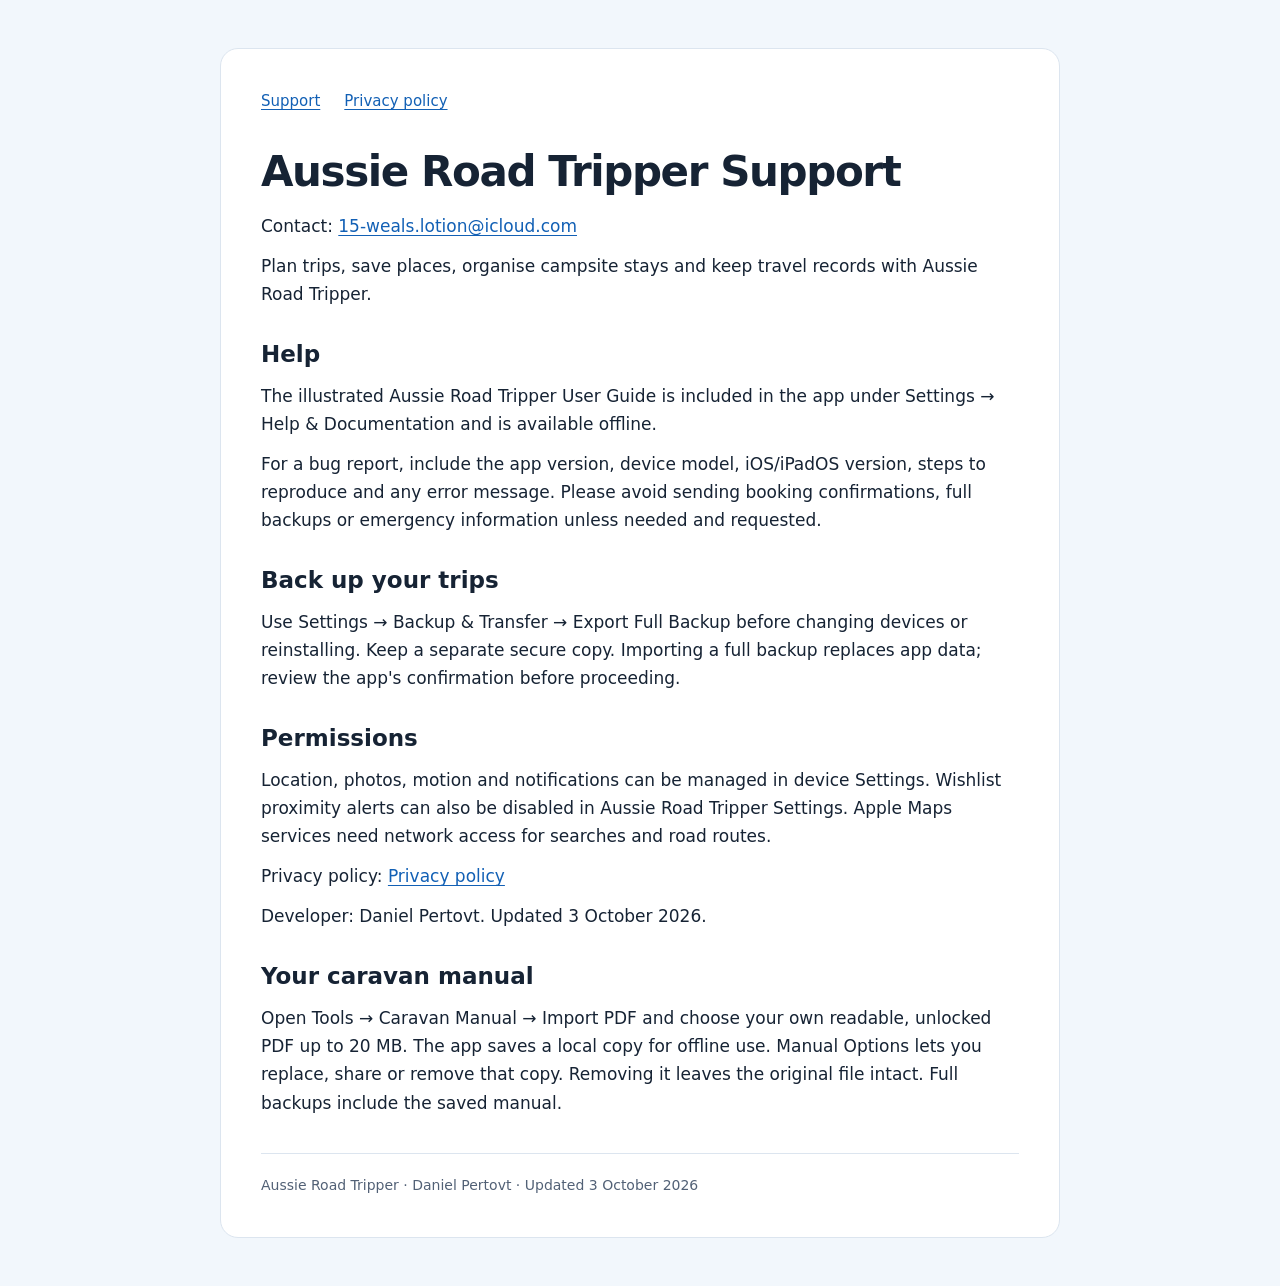
<file: index.html>
<!doctype html>
<html lang="en-AU"><head><meta charset="utf-8"><meta name="viewport" content="width=device-width,initial-scale=1"><title>Support | Aussie Road Tripper</title><link rel="stylesheet" href="site.css"></head><body><main><nav aria-label="Site navigation"><a href="./">Support</a><a href="privacy.html">Privacy policy</a></nav>
<h1>Aussie Road Tripper Support</h1>
<p>Contact: <a href="mailto:15-weals.lotion@icloud.com">15-weals.lotion@icloud.com</a></p>
<p>Plan trips, save places, organise campsite stays and keep travel records with Aussie Road Tripper.</p>
<h2>Help</h2>
<p>The illustrated Aussie Road Tripper User Guide is included in the app under Settings → Help &amp; Documentation and is available offline.</p>
<p>For a bug report, include the app version, device model, iOS/iPadOS version, steps to reproduce and any error message. Please avoid sending booking confirmations, full backups or emergency information unless needed and requested.</p>
<h2>Back up your trips</h2>
<p>Use Settings → Backup &amp; Transfer → Export Full Backup before changing devices or reinstalling. Keep a separate secure copy. Importing a full backup replaces app data; review the app&#x27;s confirmation before proceeding.</p>
<h2>Permissions</h2>
<p>Location, photos, motion and notifications can be managed in device Settings. Wishlist proximity alerts can also be disabled in Aussie Road Tripper Settings. Apple Maps services need network access for searches and road routes.</p>
<p>Privacy policy: <a href="https://v66cds2qtr-png.github.io/RoadTripper-support/privacy.html">Privacy policy</a></p>
<p>Developer: Daniel Pertovt. Updated 3 October 2026.</p>
<h2>Your caravan manual</h2>
<p>Open Tools → Caravan Manual → Import PDF and choose your own readable, unlocked PDF up to 20 MB. The app saves a local copy for offline use. Manual Options lets you replace, share or remove that copy. Removing it leaves the original file intact. Full backups include the saved manual.</p>
<footer>Aussie Road Tripper · Daniel Pertovt · Updated 3 October 2026</footer></main></body></html>
</file>
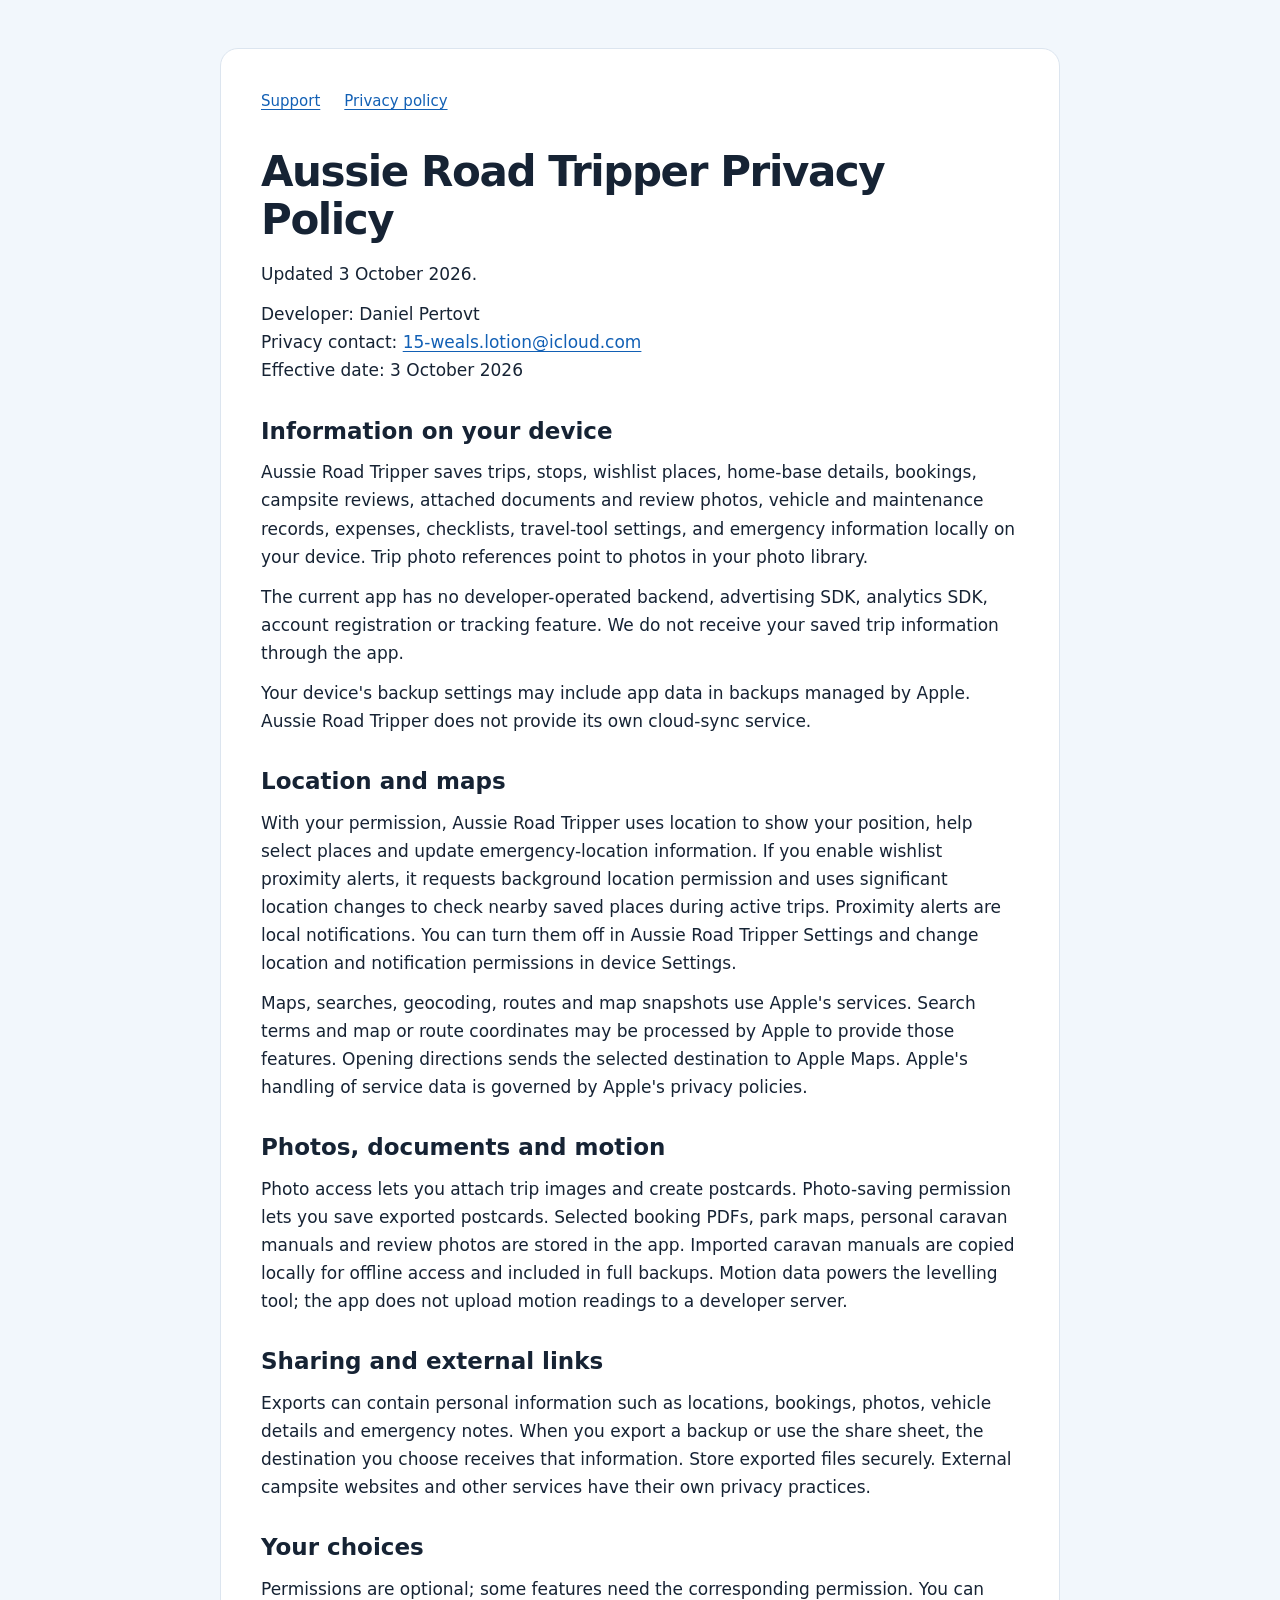
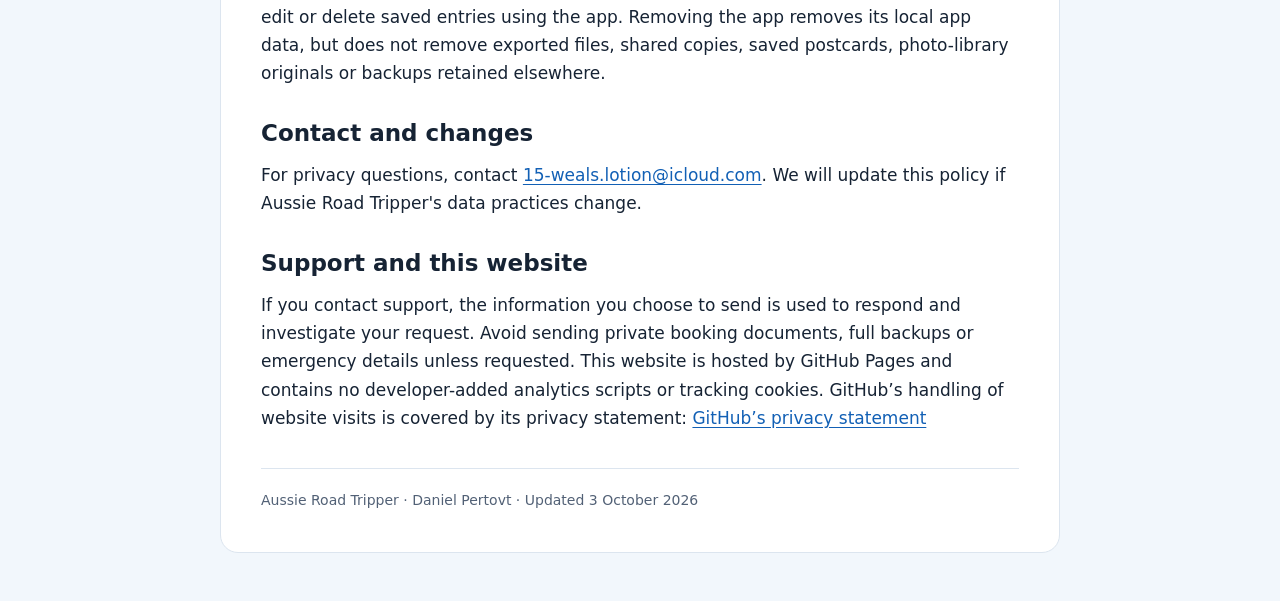
<file: privacy.html>
<!doctype html>
<html lang="en-AU"><head><meta charset="utf-8"><meta name="viewport" content="width=device-width,initial-scale=1"><title>Privacy Policy | Aussie Road Tripper</title><link rel="stylesheet" href="site.css"></head><body><main><nav aria-label="Site navigation"><a href="./">Support</a><a href="privacy.html">Privacy policy</a></nav>
<h1>Aussie Road Tripper Privacy Policy</h1>
<p>Updated 3 October 2026.</p>
<p>Developer: Daniel Pertovt<br>Privacy contact: <a href="mailto:15-weals.lotion@icloud.com">15-weals.lotion@icloud.com</a><br>Effective date: 3 October 2026</p>
<h2>Information on your device</h2>
<p>Aussie Road Tripper saves trips, stops, wishlist places, home-base details, bookings, campsite reviews, attached documents and review photos, vehicle and maintenance records, expenses, checklists, travel-tool settings, and emergency information locally on your device. Trip photo references point to photos in your photo library.</p>
<p>The current app has no developer-operated backend, advertising SDK, analytics SDK, account registration or tracking feature. We do not receive your saved trip information through the app.</p>
<p>Your device&#x27;s backup settings may include app data in backups managed by Apple. Aussie Road Tripper does not provide its own cloud-sync service.</p>
<h2>Location and maps</h2>
<p>With your permission, Aussie Road Tripper uses location to show your position, help select places and update emergency-location information. If you enable wishlist proximity alerts, it requests background location permission and uses significant location changes to check nearby saved places during active trips. Proximity alerts are local notifications. You can turn them off in Aussie Road Tripper Settings and change location and notification permissions in device Settings.</p>
<p>Maps, searches, geocoding, routes and map snapshots use Apple&#x27;s services. Search terms and map or route coordinates may be processed by Apple to provide those features. Opening directions sends the selected destination to Apple Maps. Apple&#x27;s handling of service data is governed by Apple&#x27;s privacy policies.</p>
<h2>Photos, documents and motion</h2>
<p>Photo access lets you attach trip images and create postcards. Photo-saving permission lets you save exported postcards. Selected booking PDFs, park maps, personal caravan manuals and review photos are stored in the app. Imported caravan manuals are copied locally for offline access and included in full backups. Motion data powers the levelling tool; the app does not upload motion readings to a developer server.</p>
<h2>Sharing and external links</h2>
<p>Exports can contain personal information such as locations, bookings, photos, vehicle details and emergency notes. When you export a backup or use the share sheet, the destination you choose receives that information. Store exported files securely. External campsite websites and other services have their own privacy practices.</p>
<h2>Your choices</h2>
<p>Permissions are optional; some features need the corresponding permission. You can edit or delete saved entries using the app. Removing the app removes its local app data, but does not remove exported files, shared copies, saved postcards, photo-library originals or backups retained elsewhere.</p>
<h2>Contact and changes</h2>
<p>For privacy questions, contact <a href="mailto:15-weals.lotion@icloud.com">15-weals.lotion@icloud.com</a>. We will update this policy if Aussie Road Tripper&#x27;s data practices change.</p>
<h2>Support and this website</h2>
<p>If you contact support, the information you choose to send is used to respond and investigate your request. Avoid sending private booking documents, full backups or emergency details unless requested. This website is hosted by GitHub Pages and contains no developer-added analytics scripts or tracking cookies. GitHub’s handling of website visits is covered by its privacy statement: <a href="https://docs.github.com/en/site-policy/privacy-policies/github-general-privacy-statement">GitHub’s privacy statement</a></p>
<footer>Aussie Road Tripper · Daniel Pertovt · Updated 3 October 2026</footer></main></body></html>
</file>
<file: site.css>
:root{color-scheme:light dark;--blue:#1260b5;--paper:#fff;--ink:#162334;--muted:#526176;--line:#dce5ef;--wash:#f2f7fc}*{box-sizing:border-box}body{margin:0;background:var(--wash);color:var(--ink);font:17px/1.65 system-ui,-apple-system,BlinkMacSystemFont,sans-serif}main{max-width:840px;margin:48px auto;padding:40px;background:var(--paper);border:1px solid var(--line);border-radius:18px}nav{display:flex;gap:24px;flex-wrap:wrap;font-size:15px}a{color:var(--blue);text-underline-offset:3px}h1{font-size:42px;line-height:1.15;margin:34px 0 16px;letter-spacing:-1.4px}h2{font-size:23px;margin:32px 0 10px;line-height:1.3}p,ul,ol{margin:12px 0}.lead{font-size:21px;color:var(--muted)}.small,footer{font-size:14px;color:var(--muted)}footer{margin-top:36px;padding-top:20px;border-top:1px solid var(--line)}.callout{padding:16px 20px;background:var(--wash);border-radius:10px}@media(max-width:600px){main{margin:16px;padding:24px}h1{font-size:34px}}@media(prefers-color-scheme:dark){:root{--blue:#79b8ff;--paper:#152031;--ink:#e9f0f8;--muted:#b1bfd1;--line:#324357;--wash:#0c1522}}
</file>
